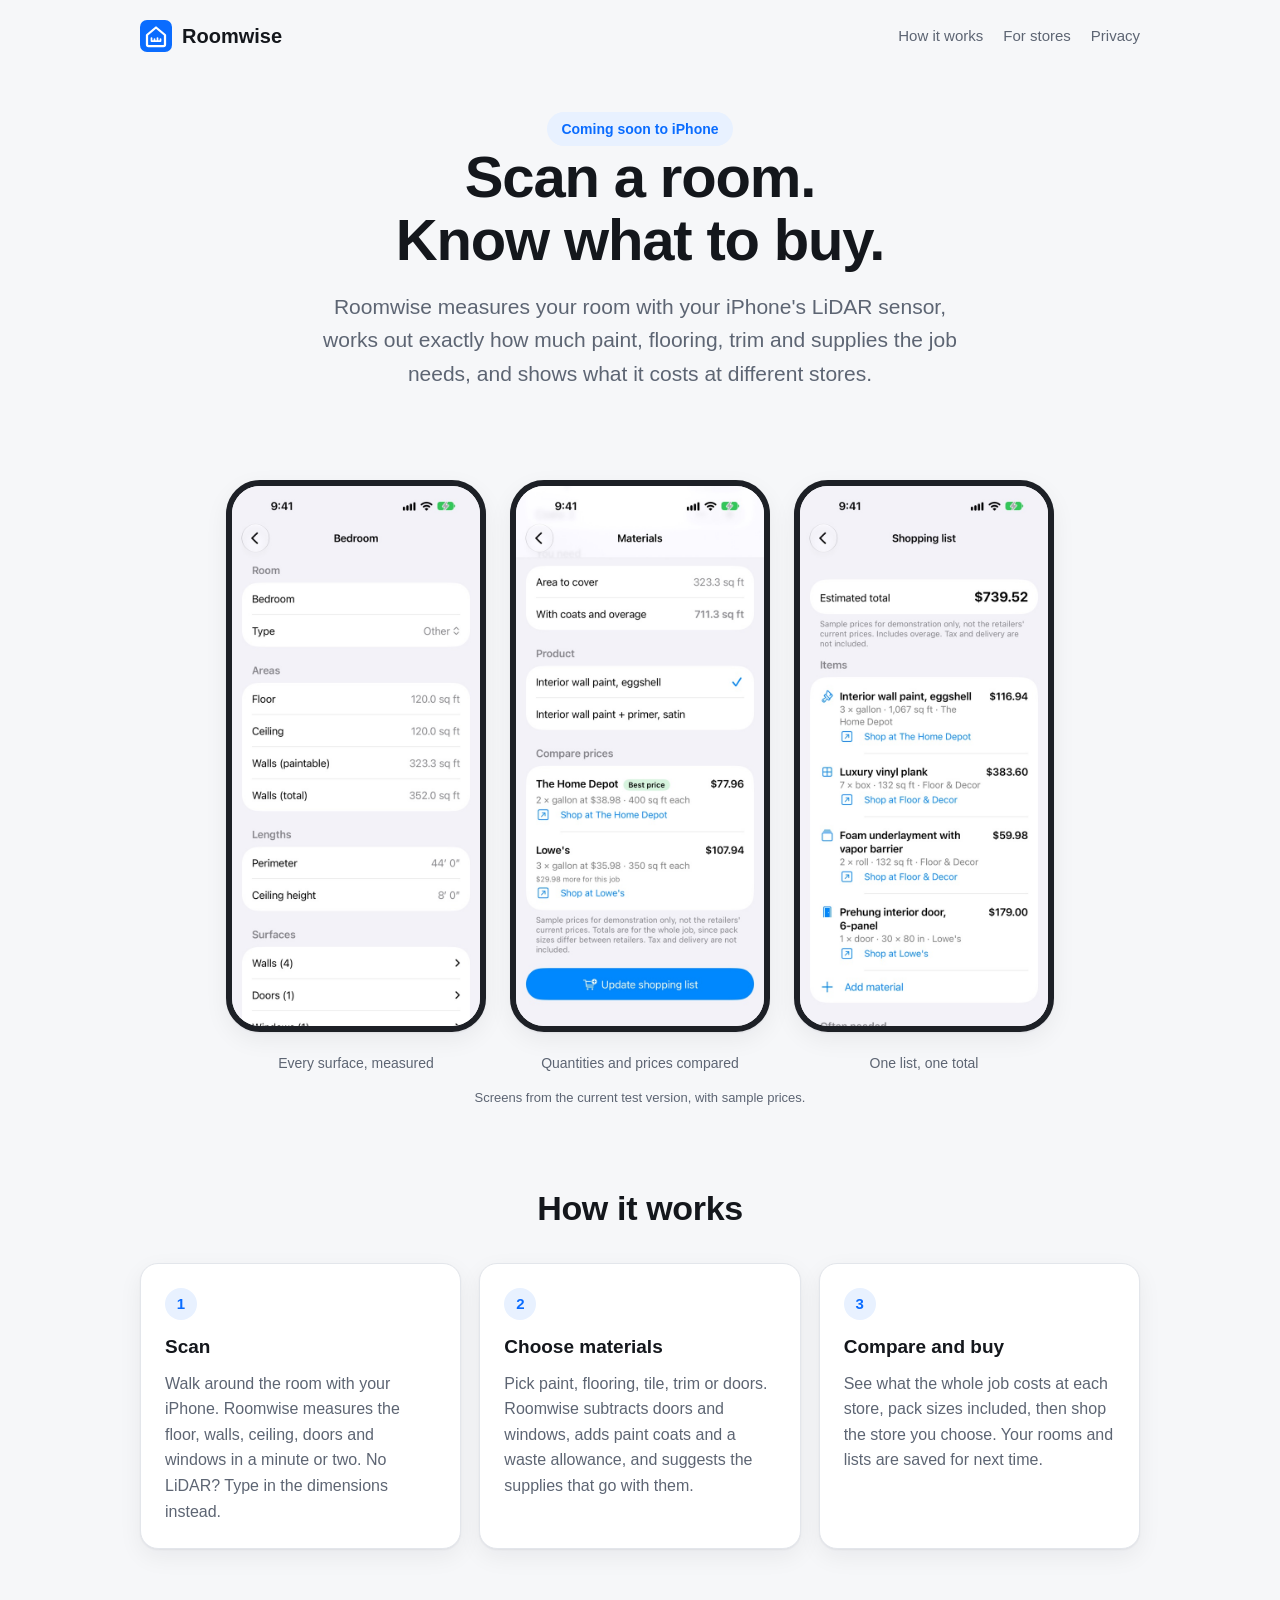
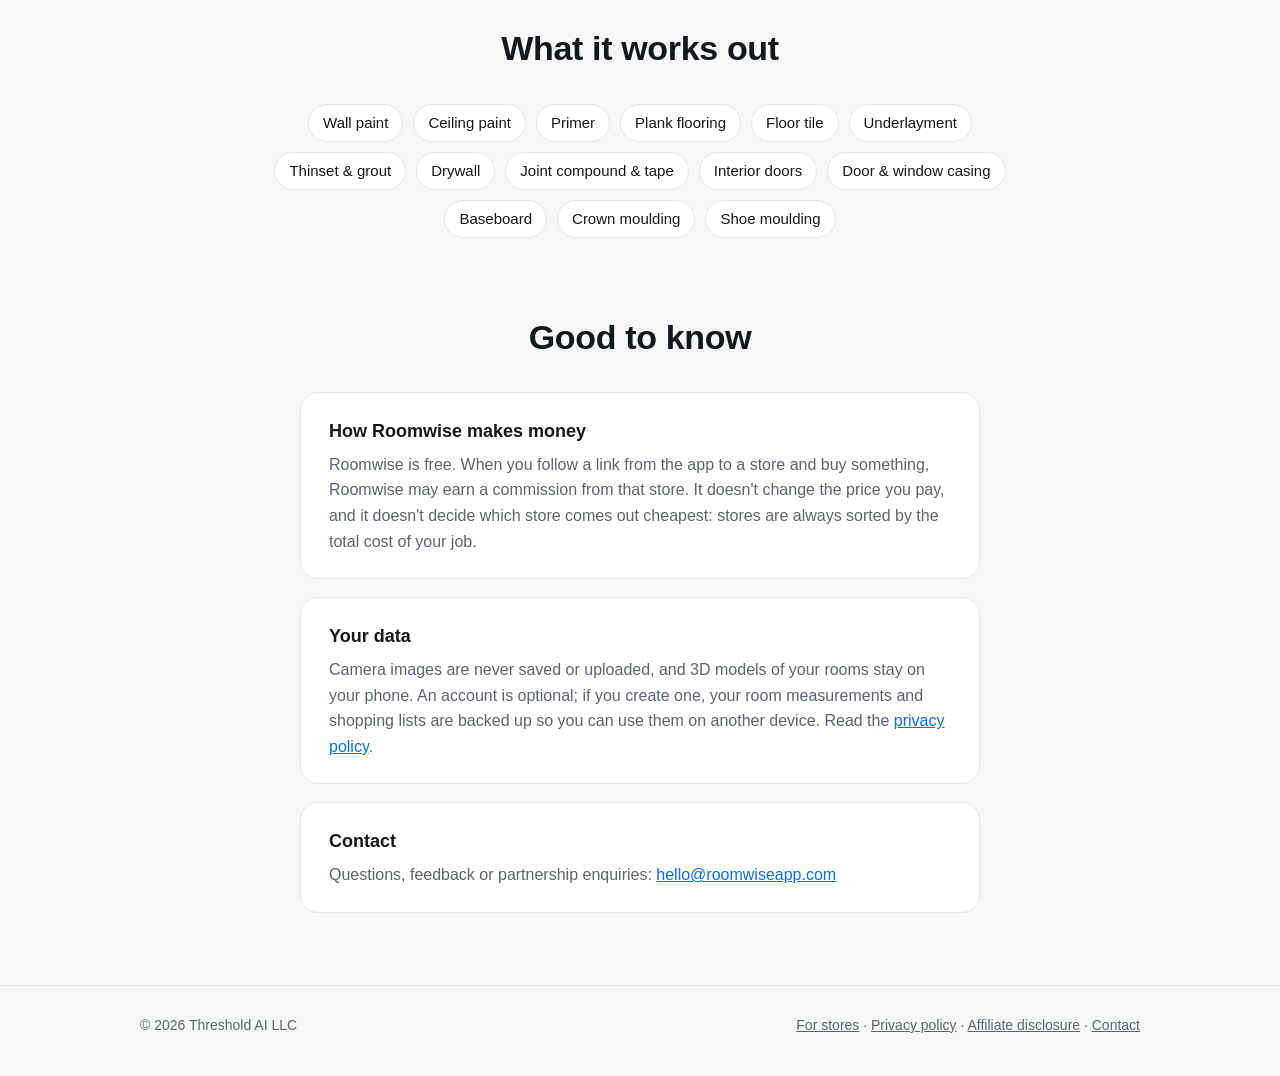
<file: index.html>
<!doctype html>
<html lang="en">
<head>
  <meta charset="utf-8">
  <meta name="viewport" content="width=device-width, initial-scale=1">
  <meta name='impact-site-verification' value='84d65017-e85b-40d0-906a-b8802fc37f96'>
  <title>Roomwise – Scan a room, see what the job costs</title>
  <meta name="description" content="Roomwise scans a room with your iPhone's LiDAR sensor, works out how much paint, flooring, trim and supplies you need, and compares what the job costs at different stores.">
  <link rel="icon" href="favicon.svg" type="image/svg+xml">
  <link rel="stylesheet" href="styles.css">
</head>
<body>
  <header class="site-header">
    <div class="wrap">
      <a class="brand" href="./"><img src="favicon.svg" alt="">Roomwise</a>
      <nav><a class="optional" href="#how">How it works</a><a href="portal/">For stores</a><a href="privacy.html">Privacy</a></nav>
    </div>
  </header>

  <main>
    <section class="hero wrap">
      <span class="badge">Coming soon to iPhone</span>
      <h1>Scan a room.<br>Know what to buy.</h1>
      <p>Roomwise measures your room with your iPhone's LiDAR sensor, works out exactly how much paint, flooring, trim and supplies the job needs, and shows what it costs at different stores.</p>
    </section>

    <section class="wrap">
      <div class="shots">
        <figure><img src="images/room.jpg" alt="Roomwise showing a bedroom's measurements: floor and ceiling 120 square feet, paintable walls 323 square feet, perimeter 44 feet" width="598" height="1300"><figcaption>Every surface, measured</figcaption></figure>
        <figure><img src="images/materials.jpg" alt="Roomwise working out wall paint for the room and comparing the cost at two stores" width="598" height="1300" loading="lazy"><figcaption>Quantities and prices compared</figcaption></figure>
        <figure><img src="images/shopping-list.jpg" alt="Roomwise shopping list with paint, vinyl plank flooring, underlayment and a door, and an estimated total" width="598" height="1300" loading="lazy"><figcaption>One list, one total</figcaption></figure>
      </div>
      <p class="shots-note">Screens from the current test version, with sample prices.</p>
    </section>

    <section class="wrap" id="how">
      <h2 class="section-title">How it works</h2>
      <div class="features">
        <div class="card"><span class="num">1</span><h3>Scan</h3><p>Walk around the room with your iPhone. Roomwise measures the floor, walls, ceiling, doors and windows in a minute or two. No LiDAR? Type in the dimensions instead.</p></div>
        <div class="card"><span class="num">2</span><h3>Choose materials</h3><p>Pick paint, flooring, tile, trim or doors. Roomwise subtracts doors and windows, adds paint coats and a waste allowance, and suggests the supplies that go with them.</p></div>
        <div class="card"><span class="num">3</span><h3>Compare and buy</h3><p>See what the whole job costs at each store, pack sizes included, then shop the store you choose. Your rooms and lists are saved for next time.</p></div>
      </div>
    </section>

    <section class="wrap">
      <h2 class="section-title">What it works out</h2>
      <ul class="materials">
        <li>Wall paint</li><li>Ceiling paint</li><li>Primer</li><li>Plank flooring</li><li>Floor tile</li><li>Underlayment</li><li>Thinset &amp; grout</li><li>Drywall</li><li>Joint compound &amp; tape</li><li>Interior doors</li><li>Door &amp; window casing</li><li>Baseboard</li><li>Crown moulding</li><li>Shoe moulding</li>
      </ul>
    </section>

    <section class="wrap narrow" id="disclosure">
      <h2 class="section-title">Good to know</h2>
      <div class="note">
        <h3>How Roomwise makes money</h3>
        <p>Roomwise is free. When you follow a link from the app to a store and buy something, Roomwise may earn a commission from that store. It doesn't change the price you pay, and it doesn't decide which store comes out cheapest: stores are always sorted by the total cost of your job.</p>
      </div>
      <div class="note">
        <h3>Your data</h3>
        <p>Camera images are never saved or uploaded, and 3D models of your rooms stay on your phone. An account is optional; if you create one, your room measurements and shopping lists are backed up so you can use them on another device. Read the <a href="privacy.html">privacy policy</a>.</p>
      </div>
      <div class="note">
        <h3>Contact</h3>
        <p>Questions, feedback or partnership enquiries: <a href="mailto:hello@roomwiseapp.com">hello@roomwiseapp.com</a></p>
      </div>
    </section>
  </main>

  <footer class="site-footer">
    <div class="wrap">
      <span>© 2026 Threshold AI LLC</span>
      <span><a href="portal/">For stores</a> · <a href="privacy.html">Privacy policy</a> · <a href="#disclosure">Affiliate disclosure</a> · <a href="mailto:hello@roomwiseapp.com">Contact</a></span>
    </div>
  </footer>
</body>
</html>
</file>
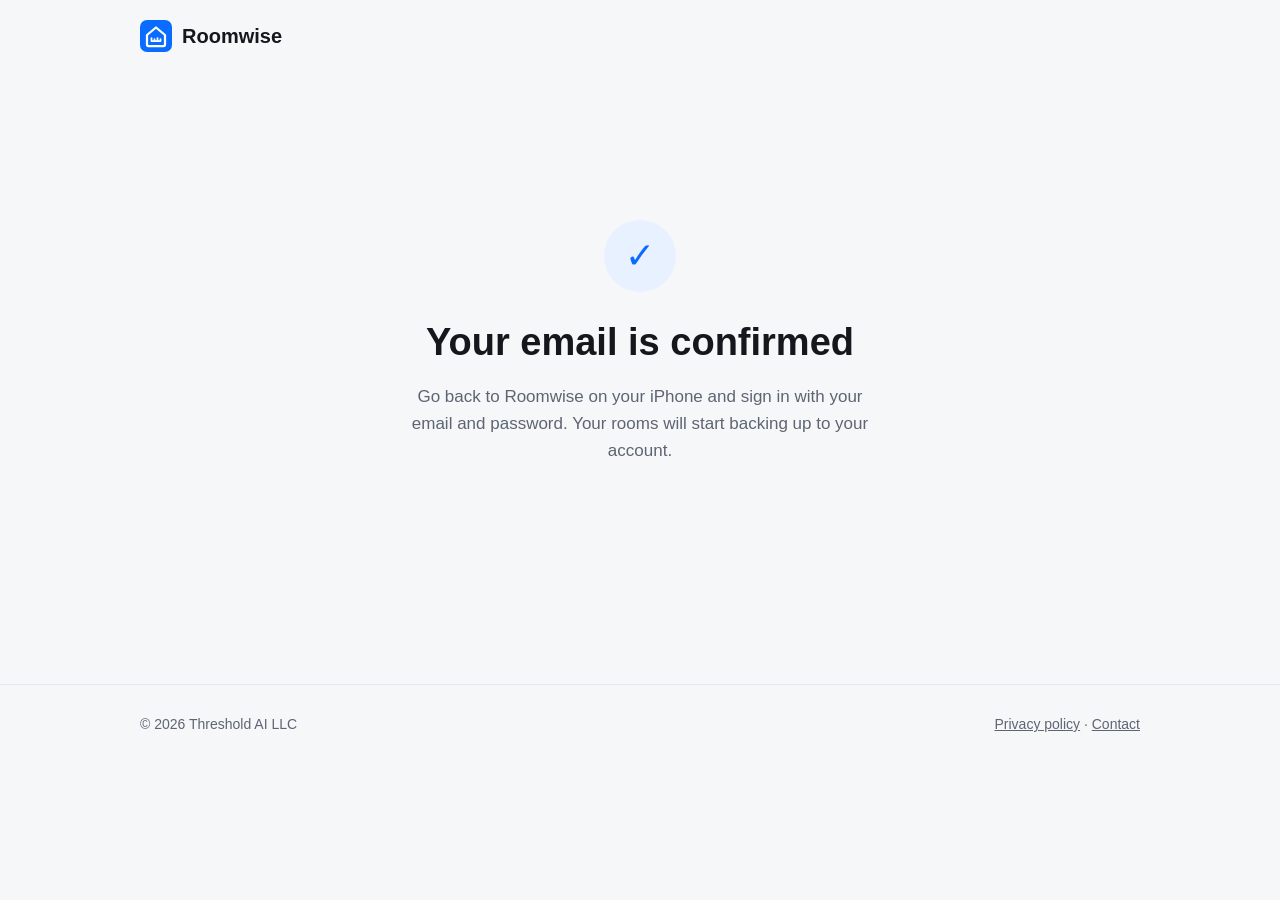
<file: confirmed.html>
<!doctype html>
<html lang="en">
<head>
  <meta charset="utf-8">
  <meta name="viewport" content="width=device-width, initial-scale=1">
  <title>Email confirmed – Roomwise</title>
  <meta name="robots" content="noindex">
  <link rel="icon" href="favicon.svg" type="image/svg+xml">
  <link rel="stylesheet" href="styles.css">
</head>
<body>
  <header class="site-header">
    <div class="wrap">
      <a class="brand" href="./"><img src="favicon.svg" alt="">Roomwise</a>
    </div>
  </header>

  <main class="wrap center-page">
    <div>
      <div class="tick" aria-hidden="true">✓</div>
      <h1>Your email is confirmed</h1>
      <p>Go back to Roomwise on your iPhone and sign in with your email and password. Your rooms will start backing up to your account.</p>
    </div>
  </main>

  <footer class="site-footer">
    <div class="wrap">
      <span>© 2026 Threshold AI LLC</span>
      <span><a href="privacy.html">Privacy policy</a> · <a href="mailto:hello@roomwiseapp.com">Contact</a></span>
    </div>
  </footer>
</body>
</html>
</file>
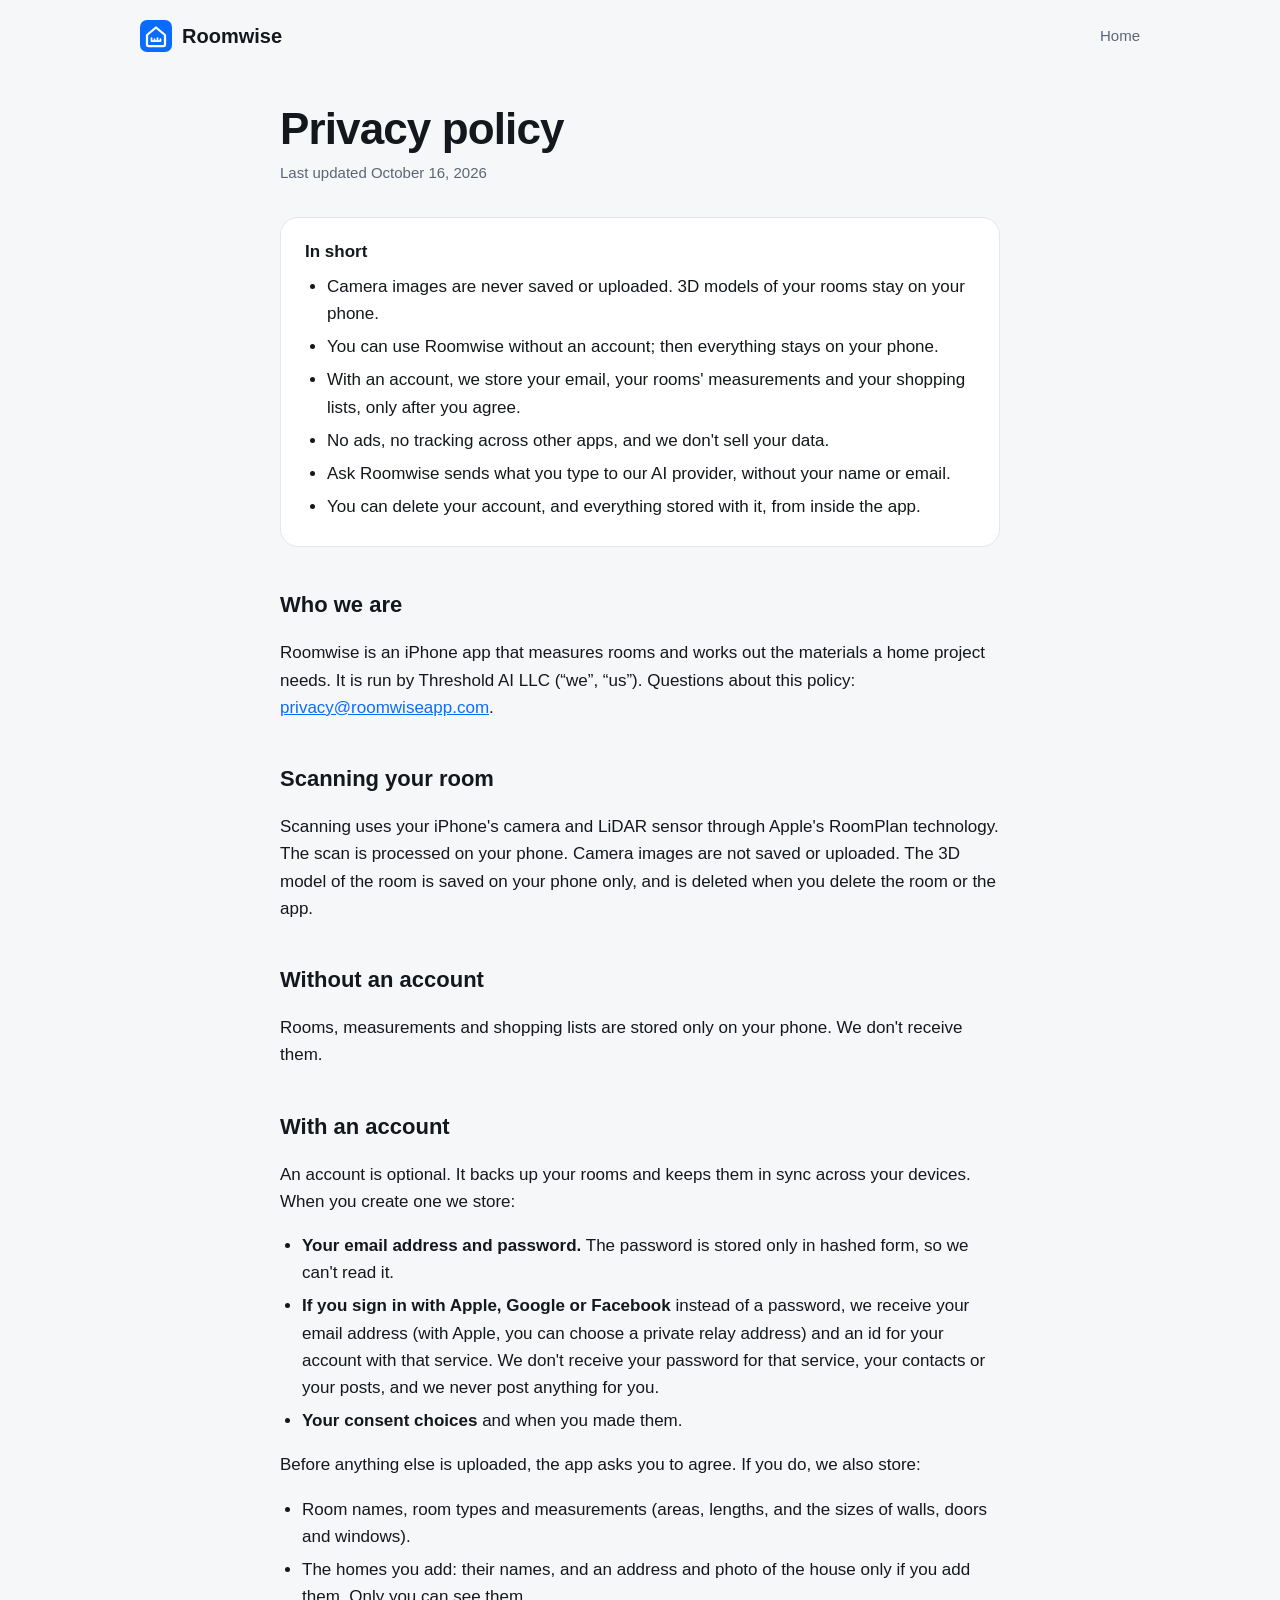
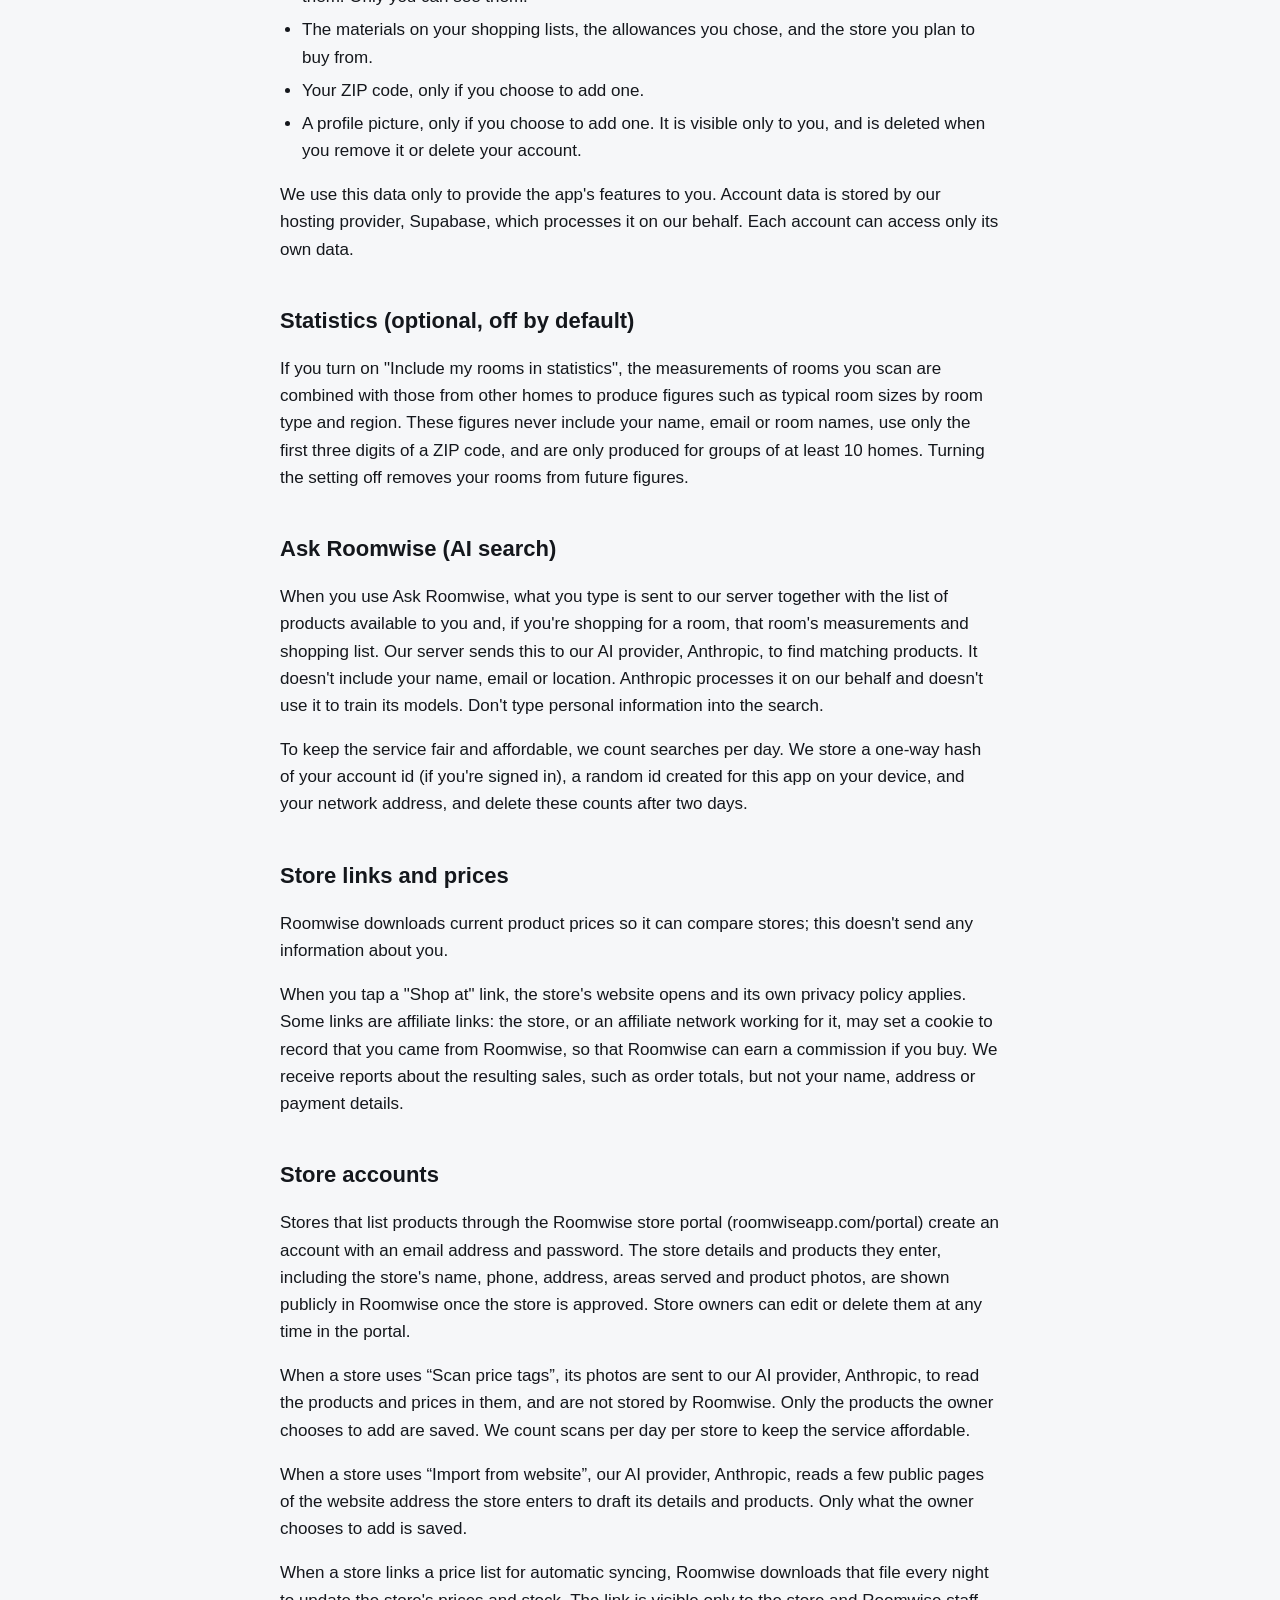
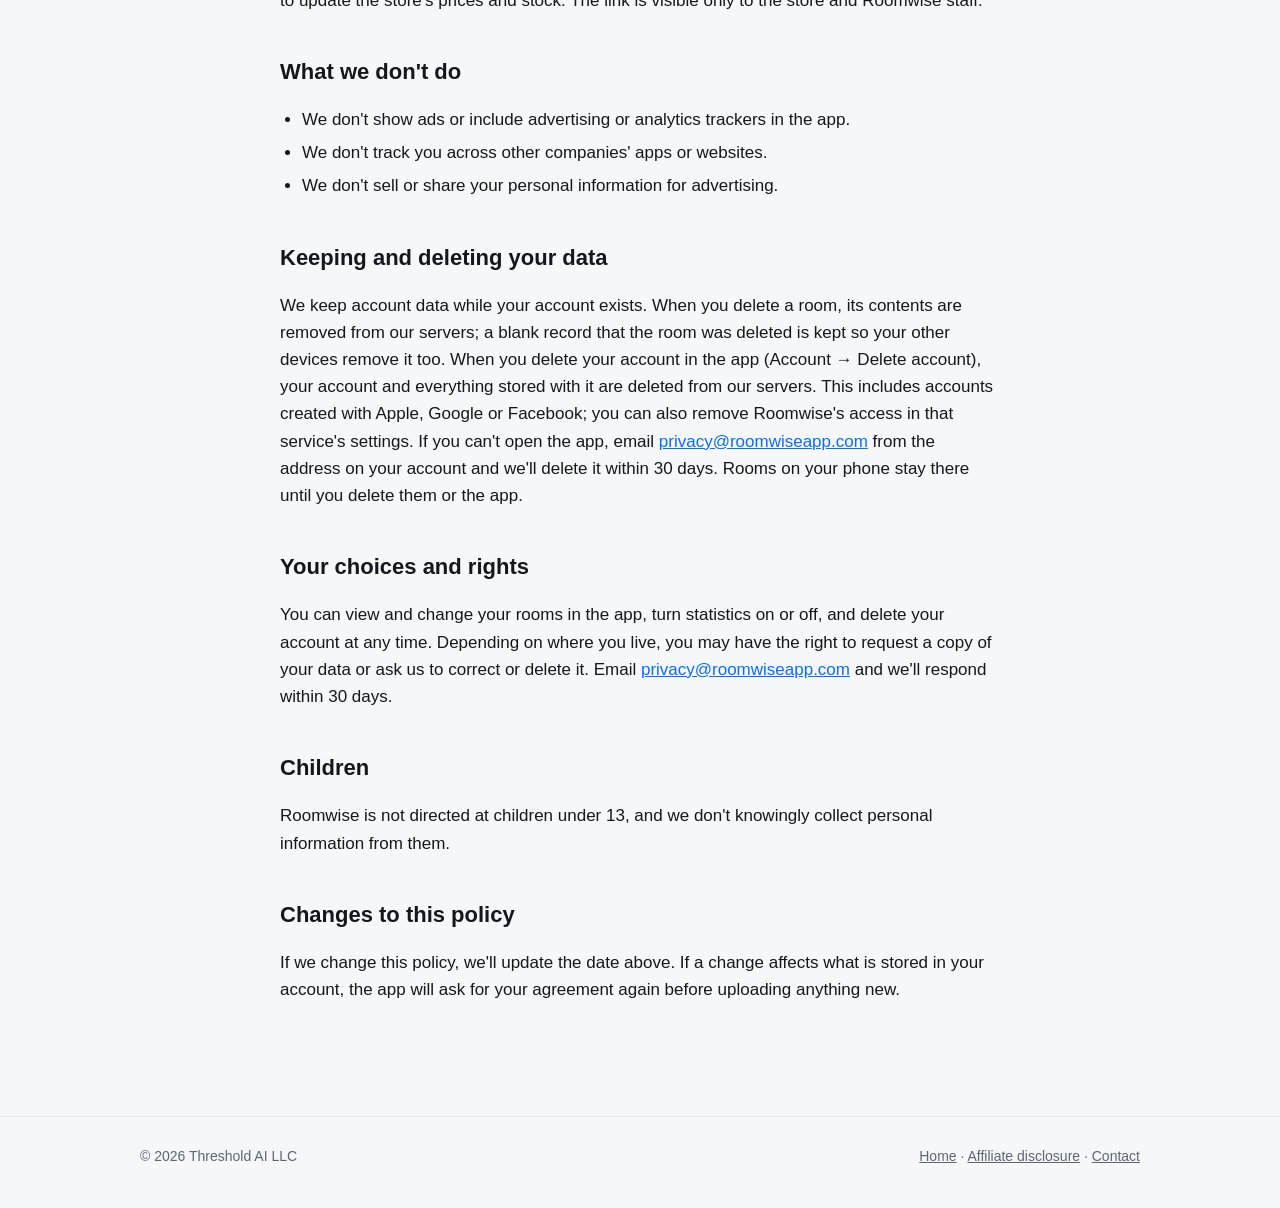
<file: privacy.html>
<!doctype html>
<html lang="en">
<head>
  <meta charset="utf-8">
  <meta name="viewport" content="width=device-width, initial-scale=1">
  <title>Privacy policy – Roomwise</title>
  <meta name="description" content="What Roomwise collects, why, where it is stored and how to delete it.">
  <link rel="icon" href="favicon.svg" type="image/svg+xml">
  <link rel="stylesheet" href="styles.css">
</head>
<body>
  <header class="site-header">
    <div class="wrap">
      <a class="brand" href="./"><img src="favicon.svg" alt="">Roomwise</a>
      <nav><a href="./">Home</a></nav>
    </div>
  </header>

  <main class="wrap narrow page">
    <h1>Privacy policy</h1>
    <p class="updated">Last updated October 16, 2026</p>

    <div class="summary">
      <strong>In short</strong>
      <ul>
        <li>Camera images are never saved or uploaded. 3D models of your rooms stay on your phone.</li>
        <li>You can use Roomwise without an account; then everything stays on your phone.</li>
        <li>With an account, we store your email, your rooms' measurements and your shopping lists, only after you agree.</li>
        <li>No ads, no tracking across other apps, and we don't sell your data.</li>
        <li>Ask Roomwise sends what you type to our AI provider, without your name or email.</li>
        <li>You can delete your account, and everything stored with it, from inside the app.</li>
      </ul>
    </div>

    <h2>Who we are</h2>
    <p>Roomwise is an iPhone app that measures rooms and works out the materials a home project needs. It is run by Threshold AI LLC (“we”, “us”). Questions about this policy: <a href="mailto:privacy@roomwiseapp.com">privacy@roomwiseapp.com</a>.</p>

    <h2>Scanning your room</h2>
    <p>Scanning uses your iPhone's camera and LiDAR sensor through Apple's RoomPlan technology. The scan is processed on your phone. Camera images are not saved or uploaded. The 3D model of the room is saved on your phone only, and is deleted when you delete the room or the app.</p>

    <h2>Without an account</h2>
    <p>Rooms, measurements and shopping lists are stored only on your phone. We don't receive them.</p>

    <h2>With an account</h2>
    <p>An account is optional. It backs up your rooms and keeps them in sync across your devices. When you create one we store:</p>
    <ul>
      <li><strong>Your email address and password.</strong> The password is stored only in hashed form, so we can't read it.</li>
      <li><strong>If you sign in with Apple, Google or Facebook</strong> instead of a password, we receive your email address (with Apple, you can choose a private relay address) and an id for your account with that service. We don't receive your password for that service, your contacts or your posts, and we never post anything for you.</li>
      <li><strong>Your consent choices</strong> and when you made them.</li>
    </ul>
    <p>Before anything else is uploaded, the app asks you to agree. If you do, we also store:</p>
    <ul>
      <li>Room names, room types and measurements (areas, lengths, and the sizes of walls, doors and windows).</li>
      <li>The homes you add: their names, and an address and photo of the house only if you add them. Only you can see them.</li>
      <li>The materials on your shopping lists, the allowances you chose, and the store you plan to buy from.</li>
      <li>Your ZIP code, only if you choose to add one.</li>
      <li>A profile picture, only if you choose to add one. It is visible only to you, and is deleted when you remove it or delete your account.</li>
    </ul>
    <p>We use this data only to provide the app's features to you. Account data is stored by our hosting provider, Supabase, which processes it on our behalf. Each account can access only its own data.</p>

    <h2>Statistics (optional, off by default)</h2>
    <p>If you turn on "Include my rooms in statistics", the measurements of rooms you scan are combined with those from other homes to produce figures such as typical room sizes by room type and region. These figures never include your name, email or room names, use only the first three digits of a ZIP code, and are only produced for groups of at least 10 homes. Turning the setting off removes your rooms from future figures.</p>

    <h2>Ask Roomwise (AI search)</h2>
    <p>When you use Ask Roomwise, what you type is sent to our server together with the list of products available to you and, if you're shopping for a room, that room's measurements and shopping list. Our server sends this to our AI provider, Anthropic, to find matching products. It doesn't include your name, email or location. Anthropic processes it on our behalf and doesn't use it to train its models. Don't type personal information into the search.</p>
    <p>To keep the service fair and affordable, we count searches per day. We store a one-way hash of your account id (if you're signed in), a random id created for this app on your device, and your network address, and delete these counts after two days.</p>

    <h2>Store links and prices</h2>
    <p>Roomwise downloads current product prices so it can compare stores; this doesn't send any information about you.</p>
    <p>When you tap a "Shop at" link, the store's website opens and its own privacy policy applies. Some links are affiliate links: the store, or an affiliate network working for it, may set a cookie to record that you came from Roomwise, so that Roomwise can earn a commission if you buy. We receive reports about the resulting sales, such as order totals, but not your name, address or payment details.</p>

    <h2>Store accounts</h2>
    <p>Stores that list products through the Roomwise store portal (roomwiseapp.com/portal) create an account with an email address and password. The store details and products they enter, including the store's name, phone, address, areas served and product photos, are shown publicly in Roomwise once the store is approved. Store owners can edit or delete them at any time in the portal.</p>
    <p>When a store uses “Scan price tags”, its photos are sent to our AI provider, Anthropic, to read the products and prices in them, and are not stored by Roomwise. Only the products the owner chooses to add are saved. We count scans per day per store to keep the service affordable.</p>
    <p>When a store uses “Import from website”, our AI provider, Anthropic, reads a few public pages of the website address the store enters to draft its details and products. Only what the owner chooses to add is saved.</p>
    <p>When a store links a price list for automatic syncing, Roomwise downloads that file every night to update the store's prices and stock. The link is visible only to the store and Roomwise staff.</p>

    <h2>What we don't do</h2>
    <ul>
      <li>We don't show ads or include advertising or analytics trackers in the app.</li>
      <li>We don't track you across other companies' apps or websites.</li>
      <li>We don't sell or share your personal information for advertising.</li>
    </ul>

    <h2 id="delete">Keeping and deleting your data</h2>
    <p>We keep account data while your account exists. When you delete a room, its contents are removed from our servers; a blank record that the room was deleted is kept so your other devices remove it too. When you delete your account in the app (Account → Delete account), your account and everything stored with it are deleted from our servers. This includes accounts created with Apple, Google or Facebook; you can also remove Roomwise's access in that service's settings. If you can't open the app, email <a href="mailto:privacy@roomwiseapp.com">privacy@roomwiseapp.com</a> from the address on your account and we'll delete it within 30 days. Rooms on your phone stay there until you delete them or the app.</p>

    <h2>Your choices and rights</h2>
    <p>You can view and change your rooms in the app, turn statistics on or off, and delete your account at any time. Depending on where you live, you may have the right to request a copy of your data or ask us to correct or delete it. Email <a href="mailto:privacy@roomwiseapp.com">privacy@roomwiseapp.com</a> and we'll respond within 30 days.</p>

    <h2>Children</h2>
    <p>Roomwise is not directed at children under 13, and we don't knowingly collect personal information from them.</p>

    <h2>Changes to this policy</h2>
    <p>If we change this policy, we'll update the date above. If a change affects what is stored in your account, the app will ask for your agreement again before uploading anything new.</p>
  </main>

  <footer class="site-footer">
    <div class="wrap">
      <span>© 2026 Threshold AI LLC</span>
      <span><a href="./">Home</a> · <a href="./#disclosure">Affiliate disclosure</a> · <a href="mailto:hello@roomwiseapp.com">Contact</a></span>
    </div>
  </footer>
</body>
</html>
</file>
<file: styles.css>
:root {
  --bg: #f6f7f9;
  --surface: #ffffff;
  --text: #14171c;
  --muted: #5d6573;
  --line: #e3e6eb;
  --accent: #0a6cff;
  --accent-soft: #e8f1ff;
  --radius: 18px;
  --shadow: 0 1px 2px rgba(20, 23, 28, 0.06), 0 8px 24px rgba(20, 23, 28, 0.06);
}

@media (prefers-color-scheme: dark) {
  :root {
    --bg: #0f1115;
    --surface: #181b21;
    --text: #eef0f3;
    --muted: #a3abb8;
    --line: #2a2f38;
    --accent: #4d94ff;
    --accent-soft: #16243a;
    --shadow: none;
  }
}

* { box-sizing: border-box; }

html { -webkit-text-size-adjust: 100%; }

body {
  margin: 0;
  background: var(--bg);
  color: var(--text);
  font: 17px/1.6 -apple-system, BlinkMacSystemFont, "Segoe UI", Roboto, Helvetica, Arial, sans-serif;
}

a { color: var(--accent); }

.wrap { max-width: 1040px; margin: 0 auto; padding: 0 20px; }
.narrow { max-width: 720px; }

/* Header and footer */

.site-header { padding: 20px 0; }
.site-header .wrap { display: flex; align-items: center; justify-content: space-between; gap: 16px; }
.brand { display: inline-flex; align-items: center; gap: 10px; font-weight: 700; font-size: 20px; color: var(--text); text-decoration: none; }
.brand img { width: 32px; height: 32px; }
.site-header nav { white-space: nowrap; }
.site-header nav a { color: var(--muted); text-decoration: none; margin-left: 20px; font-size: 15px; }
.site-header nav a:hover { color: var(--text); }

.site-footer { border-top: 1px solid var(--line); margin-top: 72px; padding: 28px 0 40px; color: var(--muted); font-size: 14px; }
.site-footer .wrap { display: flex; flex-wrap: wrap; gap: 8px 24px; justify-content: space-between; }
.site-footer a { color: var(--muted); }

/* Home */

.hero { padding-top: 40px; padding-bottom: 24px; text-align: center; }
.hero h1 { font-size: clamp(36px, 6vw, 58px); line-height: 1.08; letter-spacing: -0.02em; margin: 0 0 18px; }
.hero p { font-size: clamp(18px, 2.4vw, 21px); color: var(--muted); max-width: 640px; margin: 0 auto 26px; }
.badge { display: inline-block; background: var(--accent-soft); color: var(--accent); font-weight: 600; font-size: 14px; padding: 6px 14px; border-radius: 999px; }

.shots { display: flex; justify-content: center; gap: 24px; padding: 40px 0 8px; flex-wrap: wrap; }
.shots figure { margin: 0; width: min(260px, 80vw); text-align: center; }
.shots img { width: 100%; height: auto; border-radius: 34px; border: 6px solid #1d2026; box-shadow: var(--shadow); background: #000; }
.shots figcaption { font-size: 14px; color: var(--muted); margin-top: 12px; }
.shots-note { text-align: center; font-size: 13px; color: var(--muted); margin: 6px 0 0; }

.section-title { text-align: center; font-size: clamp(26px, 3.6vw, 34px); letter-spacing: -0.01em; margin: 72px 0 28px; }

.features { display: grid; grid-template-columns: repeat(auto-fit, minmax(240px, 1fr)); gap: 18px; }
.card { background: var(--surface); border: 1px solid var(--line); border-radius: var(--radius); padding: 24px; box-shadow: var(--shadow); }
.card h3 { margin: 0 0 8px; font-size: 19px; }
.card p { margin: 0; color: var(--muted); font-size: 16px; }
.card .num { display: inline-grid; place-items: center; width: 32px; height: 32px; border-radius: 50%; background: var(--accent-soft); color: var(--accent); font-weight: 700; font-size: 15px; margin-bottom: 12px; }

.materials { display: flex; flex-wrap: wrap; justify-content: center; gap: 10px; max-width: 760px; margin: 0 auto; padding: 0; list-style: none; }
.materials li { background: var(--surface); border: 1px solid var(--line); border-radius: 999px; padding: 6px 14px; font-size: 15px; }

.note { background: var(--surface); border: 1px solid var(--line); border-radius: var(--radius); padding: 24px 28px; margin-top: 18px; }
.note h3 { margin: 0 0 6px; font-size: 18px; }
.note p { margin: 0; color: var(--muted); font-size: 16px; }

/* Text pages */

.page { padding: 24px 0; }
.page h1 { font-size: clamp(32px, 5vw, 44px); letter-spacing: -0.02em; line-height: 1.15; margin: 8px 0 6px; }
.page .updated { color: var(--muted); margin: 0 0 32px; font-size: 15px; }
.page h2 { font-size: 22px; margin: 40px 0 10px; }
.page p, .page li { color: var(--text); }
.page ul { padding-left: 22px; }
.page li { margin: 6px 0; }
.page .summary { background: var(--surface); border: 1px solid var(--line); border-radius: var(--radius); padding: 20px 24px; }
.page .summary ul { margin: 8px 0 0; }

.center-page { min-height: 60vh; display: grid; place-items: center; text-align: center; }
.center-page .tick { width: 72px; height: 72px; border-radius: 50%; background: var(--accent-soft); color: var(--accent); display: grid; place-items: center; font-size: 36px; margin: 0 auto 20px; }
.center-page h1 { margin: 0 0 10px; font-size: clamp(28px, 5vw, 38px); }
.center-page p { color: var(--muted); max-width: 460px; margin: 0 auto; }

@media (max-width: 560px) {
  .site-header nav a { margin-left: 14px; }
  .site-header nav .optional { display: none; }
  .shots { gap: 16px; }
}
</file>
